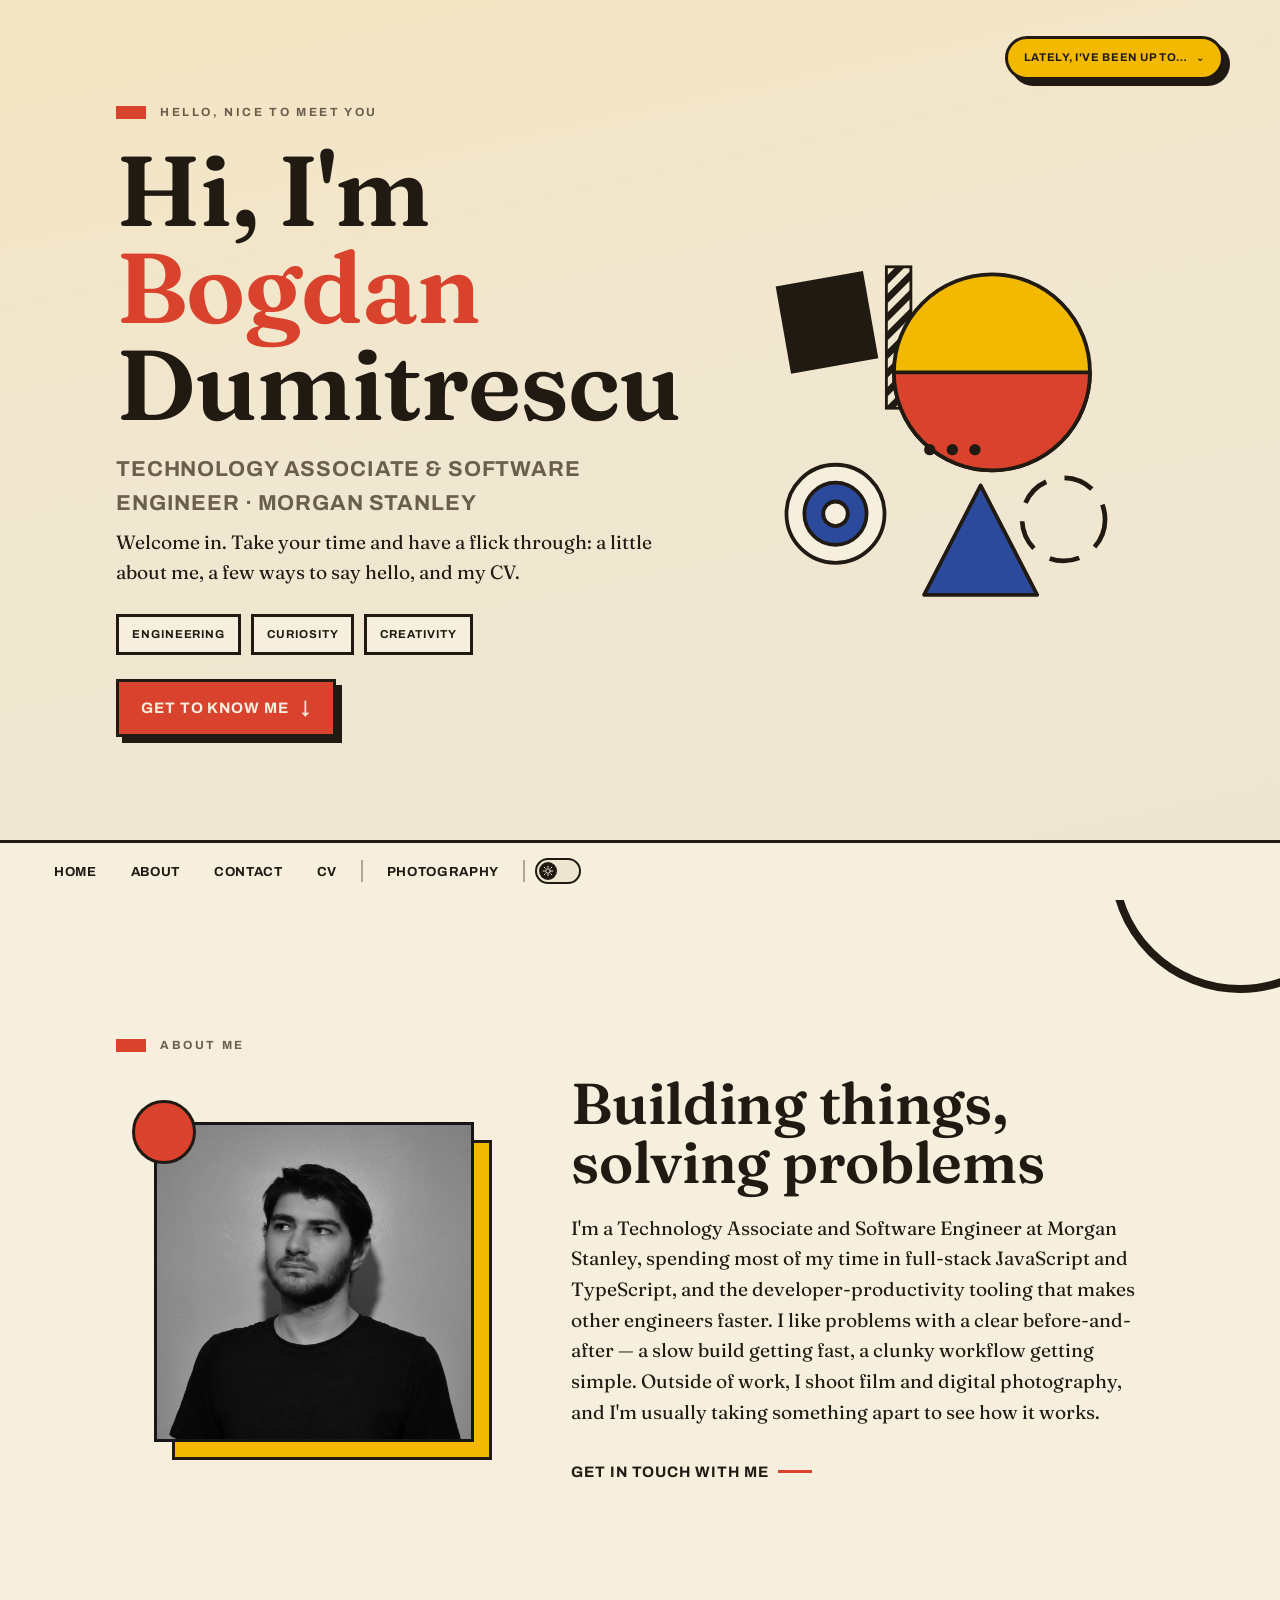
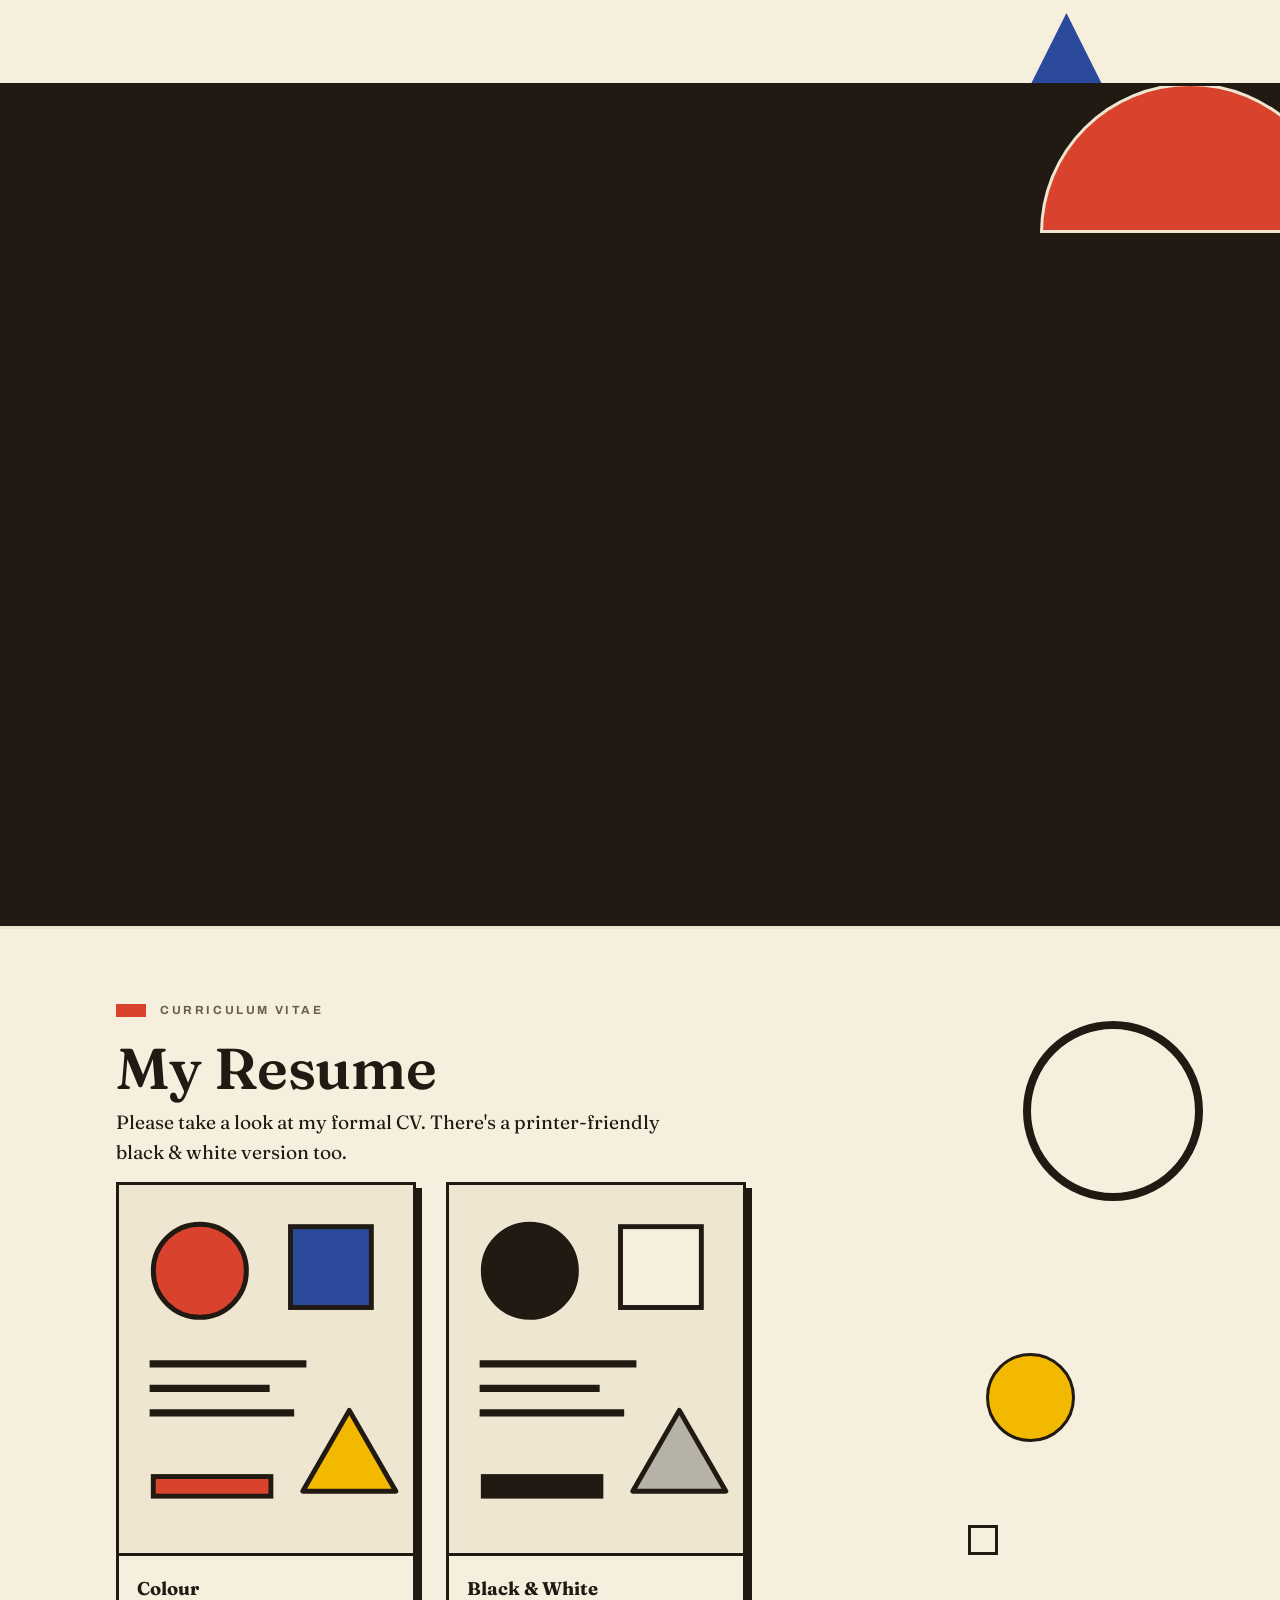
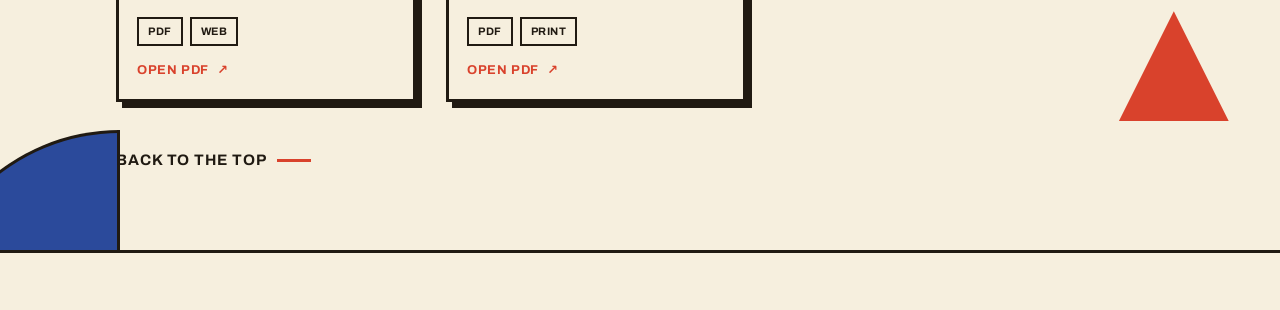
<file: index.html>
<!DOCTYPE html>
<html lang="en">
  <head>
    <meta charset="utf-8" />
    <meta name="viewport" content="width=device-width, initial-scale=1, shrink-to-fit=no" />
    <meta name="theme-color" content="#ECE7D9" />

    <script type="text/javascript">
      // Apply the stored (or default) theme before first paint, so there's no
      // flash of the wrong theme. Mirrored by libs/shared's theme.tsx at runtime.
      // Two independent themes: the main site follows the OS preference by
      // default, Contact Sheet always defaults to dark until chosen otherwise.
      ;(function () {
        try {
          var stored = localStorage.getItem('theme')
          var theme =
            stored === 'light' || stored === 'dark'
              ? stored
              : window.matchMedia('(prefers-color-scheme: dark)').matches
                ? 'dark'
                : 'light'
          document.documentElement.setAttribute('data-theme', theme)

          var storedPhoto = localStorage.getItem('photo-theme')
          var photoTheme = storedPhoto === 'light' || storedPhoto === 'dark' ? storedPhoto : 'dark'
          document.documentElement.setAttribute('data-photo-theme', photoTheme)
        } catch (e) {}
      })()
    </script>

    <script type="text/javascript">
      // Counterpart to public/404.html's redirect: decode the real path back
      // out of the query string before the router mounts.
      ;(function (l) {
        if (l.search[1] === '/') {
          var decoded = l.search
            .slice(1)
            .split('&')
            .map(function (s) {
              return s.replace(/~and~/g, '&')
            })
            .join('?')
          window.history.replaceState(null, '', l.pathname.slice(0, -1) + decoded + l.hash)
        }
      })(window.location)
    </script>

    <!-- Primary Meta Tags -->
    <title>Bogdan Dumitrescu</title>
    <meta name="title" content="Bogdan Dumitrescu" />
    <meta
      name="description"
      content="Take a look at some of my projects, find out ways to contact me, or take a look at my CV."
    />

    <!-- Open Graph / Facebook -->
    <meta property="og:type" content="website" />
    <meta property="og:url" content="https://www.bogdumi.dev/" />
    <meta property="og:title" content="Bogdan Dumitrescu" />
    <meta
      property="og:description"
      content="Take a look at some of my projects, find out ways to contact me, or take a look at my CV."
    />
    <meta property="og:image" content="https://www.bogdumi.dev/img/social.png" />

    <!-- Twitter -->
    <meta property="twitter:card" content="summary_large_image" />
    <meta property="twitter:url" content="https://www.bogdumi.dev/" />
    <meta property="twitter:title" content="Bogdan Dumitrescu" />
    <meta
      property="twitter:description"
      content="Take a look at some of my projects, find out ways to contact me, or take a look at my CV."
    />
    <meta property="twitter:image" content="https://www.bogdumi.dev/img/social.png" />

    <link rel="icon" href="/favicon.png" />

    <!-- Umami Analytics -->
    <script
      defer
      src="https://truenas-scale.tailc50435.ts.net/script.js"
      data-website-id="eb365740-cc9d-4279-b6a5-34cb9e57db77"
    ></script>
    <script type="module" crossorigin src="/assets/index-B0gqv6Yd.js"></script>
    <link rel="stylesheet" crossorigin href="/assets/index-BU1AlMBg.css">
  </head>
  <body>
    <noscript>You need to enable JavaScript to run this app.</noscript>
    <div id="root"></div>
  </body>
</html>
</file>
<file: assets/index-BU1AlMBg.css>
@font-face{font-family:Fraunces Variable;font-style:normal;font-display:swap;font-weight:100 900;src:url(/assets/fraunces-vietnamese-wght-normal-CnvboYUG.woff2) format("woff2-variations");unicode-range:U+0102-0103,U+0110-0111,U+0128-0129,U+0168-0169,U+01A0-01A1,U+01AF-01B0,U+0300-0301,U+0303-0304,U+0308-0309,U+0323,U+0329,U+1EA0-1EF9,U+20AB}@font-face{font-family:Fraunces Variable;font-style:normal;font-display:swap;font-weight:100 900;src:url(/assets/fraunces-latin-ext-wght-normal-Ca2vKHc0.woff2) format("woff2-variations");unicode-range:U+0100-02BA,U+02BD-02C5,U+02C7-02CC,U+02CE-02D7,U+02DD-02FF,U+0304,U+0308,U+0329,U+1D00-1DBF,U+1E00-1E9F,U+1EF2-1EFF,U+2020,U+20A0-20AB,U+20AD-20C0,U+2113,U+2C60-2C7F,U+A720-A7FF}@font-face{font-family:Fraunces Variable;font-style:normal;font-display:swap;font-weight:100 900;src:url(/assets/fraunces-latin-wght-normal-ukD16Tqj.woff2) format("woff2-variations");unicode-range:U+0000-00FF,U+0131,U+0152-0153,U+02BB-02BC,U+02C6,U+02DA,U+02DC,U+0304,U+0308,U+0329,U+2000-206F,U+20AC,U+2122,U+2191,U+2193,U+2212,U+2215,U+FEFF,U+FFFD}@font-face{font-family:Archivo Variable;font-style:normal;font-display:swap;font-weight:100 900;src:url(/assets/archivo-vietnamese-wght-normal-XAtsl5Q_.woff2) format("woff2-variations");unicode-range:U+0102-0103,U+0110-0111,U+0128-0129,U+0168-0169,U+01A0-01A1,U+01AF-01B0,U+0300-0301,U+0303-0304,U+0308-0309,U+0323,U+0329,U+1EA0-1EF9,U+20AB}@font-face{font-family:Archivo Variable;font-style:normal;font-display:swap;font-weight:100 900;src:url(/assets/archivo-latin-ext-wght-normal-C4zznr8T.woff2) format("woff2-variations");unicode-range:U+0100-02BA,U+02BD-02C5,U+02C7-02CC,U+02CE-02D7,U+02DD-02FF,U+0304,U+0308,U+0329,U+1D00-1DBF,U+1E00-1E9F,U+1EF2-1EFF,U+2020,U+20A0-20AB,U+20AD-20C0,U+2113,U+2C60-2C7F,U+A720-A7FF}@font-face{font-family:Archivo Variable;font-style:normal;font-display:swap;font-weight:100 900;src:url(/assets/archivo-latin-wght-normal-E0tuGl4L.woff2) format("woff2-variations");unicode-range:U+0000-00FF,U+0131,U+0152-0153,U+02BB-02BC,U+02C6,U+02DA,U+02DC,U+0304,U+0308,U+0329,U+2000-206F,U+20AC,U+2122,U+2191,U+2193,U+2212,U+2215,U+FEFF,U+FFFD}@font-face{font-family:Big Shoulders Display Variable;font-style:normal;font-display:swap;font-weight:100 900;src:url(/assets/big-shoulders-display-vietnamese-wght-normal-B-JM5mJH.woff2) format("woff2-variations");unicode-range:U+0102-0103,U+0110-0111,U+0128-0129,U+0168-0169,U+01A0-01A1,U+01AF-01B0,U+0300-0301,U+0303-0304,U+0308-0309,U+0323,U+0329,U+1EA0-1EF9,U+20AB}@font-face{font-family:Big Shoulders Display Variable;font-style:normal;font-display:swap;font-weight:100 900;src:url(/assets/big-shoulders-display-latin-ext-wght-normal-EP2r9iG4.woff2) format("woff2-variations");unicode-range:U+0100-02BA,U+02BD-02C5,U+02C7-02CC,U+02CE-02D7,U+02DD-02FF,U+0304,U+0308,U+0329,U+1D00-1DBF,U+1E00-1E9F,U+1EF2-1EFF,U+2020,U+20A0-20AB,U+20AD-20C0,U+2113,U+2C60-2C7F,U+A720-A7FF}@font-face{font-family:Big Shoulders Display Variable;font-style:normal;font-display:swap;font-weight:100 900;src:url(/assets/big-shoulders-display-latin-wght-normal-Bn_gnr7w.woff2) format("woff2-variations");unicode-range:U+0000-00FF,U+0131,U+0152-0153,U+02BB-02BC,U+02C6,U+02DA,U+02DC,U+0304,U+0308,U+0329,U+2000-206F,U+20AC,U+2122,U+2191,U+2193,U+2212,U+2215,U+FEFF,U+FFFD}._tot_1l5i0_5{width:100%;overflow-x:hidden;padding-bottom:var(--footer-h, 84px)}._scrollProgress_1l5i0_16{position:fixed;top:0;left:0;right:0;z-index:60;height:3px;background:transparent}._scrollProgress__bar_1l5i0_26{height:100%;width:100%;background:var(--accent);transform-origin:left;transform:scaleX(0)}._section_1l5i0_34{position:relative;overflow:hidden;min-height:100vh;min-height:100dvh;min-height:calc(100dvh - var(--footer-h, 84px));display:flex;align-items:center;padding:clamp(48px,8vh,120px) 0;border-bottom:var(--border-w) solid var(--line);scroll-snap-align:start}._sectionHero_1l5i0_52{background:linear-gradient(168deg,var(--paper-warm) 0%,var(--paper-warm-mid) 46%,var(--paper) 100%)}._sectionAlt_1l5i0_62{background:var(--paper-2)}._sectionDark_1l5i0_67{background:var(--ink);color:var(--paper);--line: var(--paper);--muted: #c9c2b1;--paper-2: #201d18;--shadow: 5px 5px 0 var(--paper);--shadow-hover: 9px 9px 0 var(--paper);--focus: var(--yellow)}._inner_1l5i0_78{position:relative;z-index:1;width:100%;max-width:var(--maxw);margin:0 auto;padding:0 clamp(20px,5vw,56px)}._reveal_1l5i0_90{opacity:0;transform:translateY(28px);transition:opacity .7s cubic-bezier(.2,.6,.2,1),transform .7s cubic-bezier(.2,.6,.2,1)}._reveal_1l5i0_90._revealed_1l5i0_98{opacity:1;transform:none}._eyebrow_1l5i0_107{display:flex;align-items:center;gap:14px;font-family:var(--font-sans);text-transform:uppercase;letter-spacing:.22em;font-size:.74rem;font-weight:700;color:var(--muted);margin:0 0 20px}._eyebrow_1l5i0_107:before{content:"";width:30px;height:13px;background:var(--accent);flex:none}._title_1l5i0_128{font-size:clamp(2.2rem,5.4vw,3.6rem);font-weight:600;line-height:1.02;letter-spacing:-.005em}._hero__title_1l5i0_135{font-size:clamp(3rem,9vw,6.2rem);font-weight:620;line-height:.98;letter-spacing:-.01em}._hero__title_1l5i0_135 em{font-style:normal;color:var(--red)}._subtitle_1l5i0_147{font-family:var(--font-sans);text-transform:uppercase;letter-spacing:.04em;font-weight:700;font-size:clamp(1rem,2vw,1.35rem);margin:0 0 6px;color:var(--muted)}._lede_1l5i0_157{font-size:clamp(1rem,1.5vw,1.2rem);max-width:48ch;margin:0;color:var(--ink)}._center_1l5i0_164{text-align:center;margin-left:auto;margin-right:auto}._btn_1l5i0_174{display:inline-flex;align-items:center;gap:12px;font-family:var(--font-sans);text-transform:uppercase;letter-spacing:.06em;font-weight:700;font-size:.95rem;cursor:pointer;background:var(--accent);color:var(--on-accent);border:var(--border-w) solid var(--line);padding:14px 22px;box-shadow:var(--shadow);transition:transform .18s ease,box-shadow .18s ease}._btn_1l5i0_174:hover{transform:translate(-2px,-2px);box-shadow:var(--shadow-hover)}._btn_1l5i0_174:active{transform:translate(2px,2px);box-shadow:2px 2px 0 var(--ink)}._btn_1l5i0_174 ._arrow_1l5i0_204{font-size:1.15em;line-height:1}._textLink_1l5i0_209{display:inline-flex;align-items:center;gap:10px;background:none;border:0;padding:6px 0;cursor:pointer;font-family:var(--font-sans);text-transform:uppercase;letter-spacing:.06em;font-weight:700;font-size:.95rem;color:inherit}._textLink_1l5i0_209:after{content:"";flex:none;width:34px;height:var(--border-w);background:var(--accent);transition:width .25s ease}._textLink_1l5i0_209:hover:after{width:60px}._hero__grid_1l5i0_242{display:grid;grid-template-columns:1.1fr .9fr;gap:clamp(24px,5vw,64px);align-items:center}._hero__meta_1l5i0_249{display:flex;flex-wrap:wrap;gap:10px;margin:26px 0 24px}._chip_1l5i0_256{font-family:var(--font-sans);text-transform:uppercase;letter-spacing:.08em;font-size:.72rem;font-weight:700;padding:8px 13px;border:var(--border-w) solid var(--line);background:var(--paper-2)}._hero__art_1l5i0_267{width:100%;max-width:460px;margin:0 auto}._hero__art_1l5i0_267 svg{width:100%;height:auto;display:block}._spin_1l5i0_279{transform-box:fill-box;transform-origin:center;animation:_spin_1l5i0_279 22s linear infinite}@keyframes _spin_1l5i0_279{to{transform:rotate(360deg)}}._nowBadge_1l5i0_295{position:absolute;z-index:2;top:clamp(20px,4vh,44px);right:clamp(20px,5vw,56px)}._nowBadge__trigger_1l5i0_302{display:inline-flex;align-items:center;gap:8px;font-family:var(--font-sans);text-transform:uppercase;letter-spacing:.06em;font-weight:700;font-size:.7rem;color:var(--on-yellow);cursor:pointer;background:var(--yellow);border:var(--border-w) solid var(--line);border-radius:999px;padding:10px 16px;box-shadow:var(--shadow);white-space:nowrap;transition:transform .18s ease,box-shadow .18s ease}._nowBadge__trigger_1l5i0_302:hover{transform:translate(-2px,-2px);box-shadow:var(--shadow-hover)}._nowBadge__icon_1l5i0_329{display:inline-block;font-size:.9em;line-height:1;transition:transform .25s ease}._nowBadge_1l5i0_295:focus-within ._nowBadge__icon_1l5i0_329,._nowBadge_1l5i0_295._nowBadgeOpen_1l5i0_337 ._nowBadge__icon_1l5i0_329{transform:rotate(180deg)}._nowBadge__detail_1l5i0_343{position:absolute;top:calc(100% + 10px);right:0;width:max-content;max-width:min(280px,62vw);background:var(--paper-2);color:var(--ink);border:var(--border-w) solid var(--line);border-radius:4px 0 4px 4px;box-shadow:var(--shadow);padding:16px 18px;font-size:.92rem;line-height:1.45;opacity:0;transform:translateY(-6px) scale(.97);transform-origin:top right;pointer-events:none;transition:opacity .2s ease,transform .2s cubic-bezier(.2,.6,.2,1)}._nowBadge_1l5i0_295:focus-within ._nowBadge__detail_1l5i0_343,._nowBadge_1l5i0_295._nowBadgeOpen_1l5i0_337 ._nowBadge__detail_1l5i0_343{opacity:1;transform:translateY(0) scale(1);pointer-events:auto}@media(hover:hover)and (pointer:fine){._nowBadge_1l5i0_295:hover ._nowBadge__icon_1l5i0_329{transform:rotate(180deg)}._nowBadge_1l5i0_295:hover ._nowBadge__detail_1l5i0_343{opacity:1;transform:translateY(0) scale(1);pointer-events:auto}}._about__grid_1l5i0_392{display:grid;grid-template-columns:.8fr 1.2fr;gap:clamp(28px,5vw,60px);align-items:center}._avatar_1l5i0_399{position:relative;width:min(320px,70vw);aspect-ratio:1 / 1;margin:0 auto}._avatar_1l5i0_399 img{position:relative;z-index:1;width:100%;height:100%;object-fit:cover;border:var(--border-w) solid var(--line);filter:grayscale(1) contrast(1.05)}._avatar_1l5i0_399:before{content:"";position:absolute;top:18px;right:-18px;bottom:-18px;left:18px;background:var(--yellow);border:var(--border-w) solid var(--line);z-index:0}._avatar__dot_1l5i0_425{position:absolute;z-index:2;top:-22px;left:-22px;width:64px;height:64px;border-radius:50%;background:var(--red);border:var(--border-w) solid var(--line)}._about__body_1l5i0_437 h2{margin-bottom:20px}._tags_1l5i0_445{display:flex;flex-wrap:wrap;gap:7px}._tag_1l5i0_445{font-family:var(--font-sans);text-transform:uppercase;letter-spacing:.05em;font-size:.68rem;font-weight:700;padding:4px 9px;border:2px solid var(--line);color:var(--ink)}._more_1l5i0_462{margin-top:auto;display:inline-flex;align-items:center;gap:8px;font-family:var(--font-sans);text-transform:uppercase;letter-spacing:.05em;font-weight:700;font-size:.8rem;color:var(--accent)}._more_1l5i0_462:hover{text-decoration:underline;text-underline-offset:3px}._contact__grid_1l5i0_484{display:grid;grid-template-columns:repeat(auto-fit,minmax(240px,300px));gap:30px;margin-top:14px}._contactCard_1l5i0_497{display:flex;flex-direction:column;background:#f6efde;border:var(--border-w) solid #201a12;box-shadow:var(--shadow);transition:transform .18s ease,box-shadow .18s ease}._contactCard_1l5i0_497:hover,._contactCard_1l5i0_497:focus-within{transform:translate(-5px,-5px);box-shadow:var(--shadow-hover)}._contactCover_1l5i0_517{display:block;border-bottom:var(--border-w) solid #201a12}._contactCover_1l5i0_517 svg{display:block;width:100%;height:auto}._contactCard__body_1l5i0_528{display:flex;flex-direction:column;gap:14px;padding:18px;flex:1;color:#201a12}._contactCard__body_1l5i0_528 h3{font-size:1.15rem;font-weight:700}._contactTag_1l5i0_542{font-family:var(--font-sans);text-transform:uppercase;letter-spacing:.05em;font-size:.68rem;font-weight:700;padding:4px 9px;border:2px solid #201a12;color:#201a12}._contactMore_1l5i0_553{margin-top:auto;display:inline-flex;align-items:center;gap:8px;font-family:var(--font-sans);text-transform:uppercase;letter-spacing:.05em;font-weight:700;font-size:.8rem;color:var(--accent)}._contactMore_1l5i0_553:hover{text-decoration:underline;text-underline-offset:3px}._footer_1l5i0_575{position:fixed;left:0;right:0;bottom:0;z-index:50;display:flex;align-items:center;justify-content:space-between;gap:18px;padding:12px clamp(20px,5vw,40px);background:var(--paper-2)}._brand_1l5i0_589{font-family:var(--font-sans);text-transform:uppercase;font-weight:800;letter-spacing:.02em;font-size:.95rem;display:flex;align-items:center;gap:10px}._brand_1l5i0_589:before{content:"";width:16px;height:16px;background:var(--red);border-radius:50%;border:2px solid var(--line)}._navList_1l5i0_609{display:flex;align-items:center;gap:6px;flex-wrap:wrap;list-style:none;margin:0;padding:0}._navList_1l5i0_609 li{display:flex;align-items:center}._navDivider_1l5i0_624{width:2px;height:22px;background:var(--muted);opacity:.5;margin:0 4px}._navLink_1l5i0_632{display:inline-flex;align-items:center;line-height:1;font-family:var(--font-sans);text-transform:uppercase;letter-spacing:.05em;font-weight:700;font-size:.82rem;color:var(--ink);background:none;border:2px solid transparent;padding:8px 12px;cursor:pointer}._navLink_1l5i0_632:hover{background:var(--accent);color:var(--on-accent)}._themeSwitch_1l5i0_653{position:relative;flex:none;width:46px;height:26px;padding:0;border:2px solid var(--line);border-radius:999px;background:var(--paper);cursor:pointer}._themeSwitch_1l5i0_653:hover{border-color:var(--accent)}._themeSwitch__knob_1l5i0_669{position:absolute;top:2px;left:2px;width:18px;height:18px;border-radius:50%;display:grid;place-items:center;background:var(--ink);transition:transform .2s cubic-bezier(.4,0,.2,1)}._themeSwitch_1l5i0_653[aria-checked=true] ._themeSwitch__knob_1l5i0_669{transform:translate(20px)}._themeSwitch__icon_1l5i0_686{width:12px;height:12px;color:var(--paper)}._navToggle_1l5i0_700{position:fixed;top:clamp(14px,3vh,24px);left:clamp(16px,5vw,32px);z-index:70;width:46px;height:46px;display:grid;place-items:center;background:var(--accent);color:var(--on-accent);border:var(--border-w) solid var(--line);border-radius:999px;box-shadow:var(--shadow);cursor:pointer}._navToggle_1l5i0_700 svg{width:22px;height:22px}._srOnly_1l5i0_722{position:absolute;width:1px;height:1px;padding:0;margin:-1px;overflow:hidden;clip:rect(0,0,0,0);white-space:nowrap;border:0}._navOverlay_1l5i0_734{position:fixed;top:0;right:0;bottom:0;left:0;z-index:65;display:grid;place-items:center;background:var(--paper-2);opacity:0;visibility:hidden;transform:translateY(-8px);transition:opacity .25s ease,transform .25s ease,visibility .25s}._navOverlay_1l5i0_734[data-open=true]{opacity:1;visibility:visible;transform:translateY(0)}._navOverlay__content_1l5i0_756{display:grid;gap:6px;width:min(320px,84vw)}._navOverlay__divider_1l5i0_762{height:2px;background:var(--muted);opacity:.5;margin:6px 0}._navOverlay_1l5i0_734 ._navLink_1l5i0_632{text-align:left;font-size:1.05rem;padding:14px;border:2px solid var(--line)}._navOverlay_1l5i0_734 ._themeSwitch_1l5i0_653{justify-self:start}._deco_1l5i0_784{position:absolute;top:0;right:0;bottom:0;left:0;z-index:0;overflow:hidden;pointer-events:none}._shape_1l5i0_792{position:absolute;border:var(--border-w) solid var(--line)}._circle_1l5i0_797{border-radius:50%}._ring_1l5i0_800{border-radius:50%;background:transparent!important;border-width:8px}._halfDisc_1l5i0_805{border-radius:999px 999px 0 0}._quarter_1l5i0_808{border-radius:100% 0 0}._triangle_1l5i0_811{border:0;clip-path:polygon(50% 0,100% 100%,0 100%)}._fRed_1l5i0_816{background:var(--red)}._fBlue_1l5i0_819{background:var(--blue)}._fYellow_1l5i0_822{background:var(--yellow)}._fInk_1l5i0_825{background:var(--ink)}._fPaper_1l5i0_828{background:var(--paper-2)}._fNone_1l5i0_831{background:transparent}._stripes_1l5i0_835{border:0;background:repeating-linear-gradient(45deg,var(--ink) 0 7px,transparent 7px 15px)}._dots_1l5i0_844{border:0;background-image:radial-gradient(var(--ink) 3px,transparent 3.5px);background-size:18px 18px}@media(max-width:860px){._decoHideMobile_1l5i0_851{display:none}}._cvGrid_1l5i0_860{display:grid;grid-template-columns:repeat(auto-fit,minmax(240px,300px));gap:30px;margin-top:14px}._cvCard_1l5i0_867{display:flex;flex-direction:column;background:var(--paper-2);border:var(--border-w) solid var(--line);box-shadow:var(--shadow);transition:transform .18s ease,box-shadow .18s ease}._cvCard_1l5i0_867:hover,._cvCard_1l5i0_867:focus-within{transform:translate(-5px,-5px);box-shadow:var(--shadow-hover)}._cvCover_1l5i0_884{display:block;border-bottom:var(--border-w) solid var(--line)}._cvCover_1l5i0_884 svg{display:block;width:100%;height:auto}._cvCover__portrait_1l5i0_895{display:block}._cvCover__wide_1l5i0_899{display:none}._cvCard__body_1l5i0_903{display:flex;flex-direction:column;gap:14px;padding:18px;flex:1}._cvCard__body_1l5i0_903 h3{font-size:1.15rem;font-weight:700}@media(max-width:860px){._hero__grid_1l5i0_242,._about__grid_1l5i0_392{grid-template-columns:1fr}._hero__art_1l5i0_267{order:-1;max-width:300px}._avatar_1l5i0_399{order:-1}._cvGrid_1l5i0_860,._contact__grid_1l5i0_484{justify-content:center}}@media(max-width:620px){._footer_1l5i0_575,._cvCover__portrait_1l5i0_895{display:none}._cvCover__wide_1l5i0_899{display:block}._hero__meta_1l5i0_249{margin:18px 0 20px}._nowBadge_1l5i0_295{top:14px;right:14px}._nowBadge__trigger_1l5i0_302{font-size:.62rem;padding:8px 12px}._nowBadge__detail_1l5i0_343{max-width:min(240px,66vw);font-size:.86rem;padding:14px 16px}._section_1l5i0_34{min-height:0;align-items:flex-start;padding:88px 0 48px;scroll-snap-align:none}}@media(min-width:621px){._navToggle_1l5i0_700,._navOverlay_1l5i0_734{display:none}}@media(max-height:820px){._hero__title_1l5i0_135{font-size:clamp(2.4rem,7vw,4.6rem)}._subtitle_1l5i0_147{margin-top:10px}._hero__meta_1l5i0_249{margin:16px 0 18px}}._photoBlog_yiunt_11{--ink: #0a0908;--paper: #ede6d6;--bone: #f7f3e9;--brick: #8a3220;--brass: #c1552c;--smoke: #8c8175;--brass-05: rgba(193, 85, 44, .05);--brass-15: rgba(193, 85, 44, .15);--brass-35: rgba(193, 85, 44, .35);--brass-40: rgba(193, 85, 44, .4);--brass-50: rgba(193, 85, 44, .5);--brass-60: rgba(193, 85, 44, .6);--blinds-shade: rgba(0, 0, 0, .4);--photo-shade: #0a0908;--brass-vivid: #c1552c;--font-display: "Big Shoulders Display Variable", "Archivo Variable", sans-serif;--font-serif: "Fraunces Variable", Georgia, "Times New Roman", serif;--font-mono: "Courier New", Courier, monospace;background:var(--ink);color:var(--bone);min-height:100vh;font-family:var(--font-serif);line-height:1.65}html[data-photo-theme=light] ._photoBlog_yiunt_11{--ink: #d6d2c8;--bone: #1a1712;--paper: #39352c;--smoke: #6f6a5c;--brass: #9c4a26;--brick: #7a3620;--brass-05: rgba(156, 74, 38, .05);--brass-15: rgba(156, 74, 38, .15);--brass-35: rgba(156, 74, 38, .35);--brass-40: rgba(156, 74, 38, .4);--brass-50: rgba(156, 74, 38, .5);--brass-60: rgba(156, 74, 38, .6);--blinds-shade: rgba(0, 0, 0, .08)}._photoBlog_yiunt_11 :focus-visible{outline:3px solid var(--brass);outline-offset:3px}._photoBlog_yiunt_11:before{content:"";position:fixed;top:0;right:0;bottom:0;left:0;z-index:500;pointer-events:none;opacity:.05;mix-blend-mode:overlay;background-image:url("data:image/svg+xml,%3Csvg xmlns='http://www.w3.org/2000/svg'%3E%3Cfilter id='n'%3E%3CfeTurbulence type='fractalNoise' baseFrequency='0.85' numOctaves='2' stitchTiles='stitch'/%3E%3C/filter%3E%3Crect width='100%25' height='100%25' filter='url(%23n)'/%3E%3C/svg%3E")}._photoBlog_yiunt_11 a{color:inherit}._sprocketStrip_yiunt_112{height:20px;background-color:var(--brass);background-image:radial-gradient(circle at center,var(--ink) 0 3.2px,transparent 3.3px);background-size:26px 20px;background-position:13px center;background-repeat:repeat-x}._inner_yiunt_125{max-width:1160px;margin:0 auto;padding:0 32px}._backLink_yiunt_131{display:inline-flex;align-items:center;gap:6px;font-family:var(--font-mono);font-size:.78rem;font-weight:600;text-transform:uppercase;letter-spacing:.1em;color:var(--brass)}._footer_yiunt_143{border-top:1px solid var(--brass-35);margin-top:64px;padding:28px 32px 40px;max-width:1160px;margin-left:auto;margin-right:auto;display:flex;align-items:center;flex-wrap:wrap;gap:8px 24px;justify-content:space-between;font-family:var(--font-mono);font-size:.78rem;letter-spacing:.04em;color:var(--smoke)}._footer_yiunt_143 p{margin:0}._footerLink_yiunt_165{color:var(--smoke);font-weight:600}._studioNote_yiunt_170{max-width:1160px;padding:44px 32px 0;margin:0 auto}._studioNote_yiunt_170 ._eyebrow_yiunt_176{color:var(--smoke)}._studioNoteText_yiunt_183{font-family:var(--font-serif);font-size:.95rem;color:var(--smoke);max-width:640px;margin:14px 0 0}._studioNoteText_yiunt_183 strong{color:var(--bone)}._headerRight_yiunt_195{display:flex;align-items:center;gap:18px}._themeSwitch_yiunt_201{position:relative;flex:none;width:38px;height:21px;padding:0;border:1px solid var(--brass);border-radius:999px;background:none;cursor:pointer}._themeSwitch__knob_yiunt_213{position:absolute;top:2px;left:2px;width:15px;height:15px;border-radius:50%;display:grid;place-items:center;background:var(--brass);transition:transform .2s cubic-bezier(.4,0,.2,1)}._themeSwitch_yiunt_201[aria-checked=true] ._themeSwitch__knob_yiunt_213{transform:translate(17px)}._themeSwitch__icon_yiunt_230{width:10px;height:10px;color:var(--photo-shade)}._masthead_yiunt_238{position:relative;overflow:hidden;padding:56px 32px 32px;max-width:1160px;margin:0 auto}._mastheadBlinds_yiunt_249{position:absolute;top:-20px;right:-32px;bottom:-20px;left:-32px;pointer-events:none;z-index:0;background:repeating-linear-gradient(98deg,transparent 0px 30px,var(--brass-05) 30px 34px,transparent 34px 66px,var(--blinds-shade) 66px 100px)}._mastheadContent_yiunt_263{position:relative;z-index:1}._mastheadTop_yiunt_268{display:flex;justify-content:flex-end;align-items:baseline;margin-bottom:28px}._issue_yiunt_275{font-family:var(--font-mono);font-size:.78rem;letter-spacing:.1em;text-transform:uppercase;color:var(--smoke)}._brandmark_yiunt_286{font-family:var(--font-display);font-weight:800;font-stretch:condensed;text-transform:uppercase;letter-spacing:.01em;font-size:clamp(3.2rem,10vw,7.5rem);line-height:.86;margin:0;color:var(--bone)}._brandmark_yiunt_286 em{font-style:normal;color:var(--brass)}._mastheadTitle_yiunt_303{font-family:var(--font-display);font-weight:700;font-stretch:condensed;text-transform:uppercase;letter-spacing:.01em;font-size:clamp(1.6rem,4vw,2.4rem);line-height:1;margin:18px 0 0;color:var(--smoke)}._mastheadDeck_yiunt_315{font-style:italic;color:var(--smoke);font-size:1.1rem;max-width:46ch;margin:12px 0 0}._rule_yiunt_323{height:1px;background:var(--brass);max-width:1160px;margin:0 auto}._toolbar_yiunt_330{display:flex;align-items:baseline;justify-content:space-between;flex-wrap:wrap;gap:12px 24px;max-width:1160px;margin:0 auto;padding:18px 32px 0}._toolbarGroup_yiunt_341{display:flex;align-items:center;flex-wrap:wrap;gap:10px}._sortLabel_yiunt_348{font-family:var(--font-mono);font-size:.72rem;letter-spacing:.1em;text-transform:uppercase;color:var(--smoke)}._sortButton_yiunt_356{font-family:var(--font-mono);font-size:.9rem;letter-spacing:.06em;color:var(--smoke);background:none;border:1px solid var(--smoke);padding:8px 14px;cursor:pointer}._sortButton_yiunt_356[aria-pressed=true]{color:var(--photo-shade);background:var(--brass-vivid);border-color:var(--brass-vivid)}._emptyState_yiunt_373{max-width:1160px;margin:0 auto;padding:64px 32px 96px}._emptyState_yiunt_373 p:last-child{color:var(--smoke);max-width:46ch}._loadMoreSentinel_yiunt_384{height:1px}._grid_yiunt_391{list-style:none;padding:40px 32px 24px;max-width:1160px;margin:0 auto;display:grid;grid-template-columns:repeat(auto-fill,minmax(280px,1fr));gap:40px 32px}._card_yiunt_402{display:flex;flex-direction:column;height:100%;position:relative;border:1px solid var(--brass-40);transition:border-color .2s ease}._card_yiunt_402:hover,._card_yiunt_402:focus-visible{border-color:var(--brass)}._cardPhoto_yiunt_416{position:relative;flex-shrink:0;aspect-ratio:3 / 2;overflow:hidden;background:var(--photo-shade);border-bottom:1px solid var(--brass-40)}._cardPhoto_yiunt_416 img{width:100%;height:100%;object-fit:cover;transition:transform .5s cubic-bezier(.2,.6,.2,1)}._card_yiunt_402:hover ._cardPhoto_yiunt_416 img,._card_yiunt_402:focus-visible ._cardPhoto_yiunt_416 img{transform:scale(1.045)}._cardPhoto_yiunt_416:after{content:"";position:absolute;top:0;right:0;bottom:0;left:0;background:linear-gradient(180deg,transparent 45%,var(--photo-shade) 100%);mix-blend-mode:multiply;pointer-events:none}._cardFrameNo_yiunt_446{font-family:var(--font-mono);font-size:.72rem;letter-spacing:.06em;color:var(--brass);margin:16px 18px 0}._cardTitle_yiunt_454{font-family:var(--font-display);font-weight:700;font-stretch:condensed;text-transform:uppercase;letter-spacing:.01em;font-size:1.3rem;margin:6px 18px;color:var(--bone)}._cardDesc_yiunt_465{margin:0 18px;color:var(--smoke);font-size:.95rem;display:-webkit-box;-webkit-line-clamp:2;-webkit-box-orient:vertical;overflow:hidden}._cardSpec_yiunt_475{font-family:var(--font-mono);font-size:.7rem;text-transform:uppercase;letter-spacing:.06em;color:var(--smoke);margin:12px 18px 18px}._postHeader_yiunt_486{display:flex;justify-content:space-between;align-items:center;padding:24px 32px;max-width:1160px;margin:0 auto}._frameCounter_yiunt_495{font-family:var(--font-mono);font-size:.78rem;letter-spacing:.08em;color:var(--smoke)}._postPhoto_yiunt_502{margin:0 0 40px;position:relative;max-height:72vh;overflow:hidden;background:var(--photo-shade)}._postPhoto_yiunt_502 img{width:100%;height:100%;max-height:72vh;object-fit:cover;display:block}._postPhoto_yiunt_502:after{content:"";position:absolute;top:0;right:0;bottom:0;left:0;background:linear-gradient(180deg,transparent 60%,var(--photo-shade) 100%);mix-blend-mode:multiply;pointer-events:none}._postBody_yiunt_527{max-width:720px;margin:0 auto;padding:0 32px}._eyebrow_yiunt_176{font-family:var(--font-mono);font-size:.78rem;letter-spacing:.1em;text-transform:uppercase;color:var(--brass);margin:0 0 14px}._postTitle_yiunt_542{font-family:var(--font-display);text-transform:uppercase;font-weight:800;font-stretch:condensed;font-size:clamp(2.4rem,6vw,4.2rem);line-height:.92;margin:0;color:var(--bone)}._postDeck_yiunt_553{font-style:italic;color:var(--smoke);font-size:1.15rem;max-width:56ch;margin:20px 0 40px}._prose_yiunt_561 p{margin:0 0 22px;font-size:1.08rem;color:var(--paper)}._prose_yiunt_561 ul,._prose_yiunt_561 ol{margin:0 0 22px;padding-left:1.25em;color:var(--paper);font-size:1.08rem}._prose_yiunt_561 li{margin-bottom:8px}._prose_yiunt_561 a,._blockQuote_yiunt_580 a{color:var(--brass);text-decoration:underline;text-underline-offset:2px}._prose_yiunt_561 code,._blockQuote_yiunt_580 code,._blockHeading_yiunt_588 code{font-family:var(--font-mono);font-size:.9em;background:var(--brass-15);padding:.1em .35em}._dropCap_yiunt_595:first-letter{font-family:var(--font-display);font-weight:800;font-stretch:condensed;font-size:4.4rem;line-height:.75;float:left;padding:4px 10px 0 0;color:var(--brass)}._blockHeading_yiunt_588{font-family:var(--font-display);text-transform:uppercase;font-weight:800;font-stretch:condensed;letter-spacing:.01em;font-size:1.6rem;color:var(--bone);margin:44px 0 18px}._blockImage_yiunt_619{margin:32px 0;position:relative}._blockImage_yiunt_619 img{width:100%;display:block;background:var(--photo-shade)}._blockImage_yiunt_619 figcaption{margin-top:10px;font-family:var(--font-mono);font-size:.78rem;letter-spacing:.04em;color:var(--smoke)}._morePhotos_yiunt_638{margin:48px 0 8px;padding-top:32px;border-top:1px solid var(--brass-35)}._morePhotos_yiunt_638 ._eyebrow_yiunt_176{margin-bottom:18px}._blockGallery_yiunt_648{display:grid;grid-template-columns:repeat(auto-fit,minmax(200px,1fr));gap:20px;margin:32px 0}._blockGallery_yiunt_648 img{width:100%;aspect-ratio:3 / 2;object-fit:cover;display:block;background:var(--photo-shade)}._blockGallery_yiunt_648 figcaption{margin-top:8px;font-family:var(--font-mono);font-size:.72rem;letter-spacing:.04em;color:var(--smoke)}._carousel_yiunt_673{margin:32px 0}._carouselFrame_yiunt_677{position:relative;aspect-ratio:3 / 2;overflow:hidden;background:var(--photo-shade)}._carouselFrame_yiunt_677 img{width:100%;height:100%;object-fit:cover;display:block}._carouselNav_yiunt_691{position:absolute;top:50%;transform:translateY(-50%);width:40px;height:40px;display:flex;align-items:center;justify-content:center;border:1px solid var(--brass-50);background:#0a09078c;color:var(--bone);font-size:1.4rem;line-height:1;cursor:pointer}._carouselNav_yiunt_691:hover{border-color:var(--brass);color:var(--brass)}._carouselPrev_yiunt_713{left:14px}._carouselNext_yiunt_717{right:14px}._carouselCounter_yiunt_721{position:absolute;bottom:12px;right:14px;font-family:var(--font-mono);font-size:.72rem;letter-spacing:.06em;color:var(--bone);background:#0a09078c;padding:3px 8px}._carouselCaption_yiunt_733{margin:12px 0 0;font-family:var(--font-mono);font-size:.82rem;letter-spacing:.02em;color:var(--smoke)}._carouselDots_yiunt_741{display:flex;justify-content:center;gap:8px;margin-top:16px}._carouselDot_yiunt_741{width:7px;height:7px;padding:0;border:none;border-radius:50%;background:var(--brass-35);cursor:pointer}._carouselDot_yiunt_741:hover{background:var(--brass-60)}._carouselDotActive_yiunt_762{background:var(--brass)}._blockQuote_yiunt_580{margin:36px 0;padding:2px 0 2px 24px;border-left:2px solid var(--brass)}._blockQuote_yiunt_580 p{font-family:var(--font-serif);font-style:italic;font-size:1.35rem;line-height:1.5;color:var(--bone);margin:0 0 10px}._blockQuote_yiunt_580 cite{font-family:var(--font-mono);font-style:normal;font-size:.78rem;letter-spacing:.06em;text-transform:uppercase;color:var(--smoke)}._specPlate_yiunt_790{display:grid;grid-template-columns:repeat(auto-fit,minmax(150px,1fr));border-top:1px solid var(--brass);border-bottom:1px solid var(--brass);margin:44px 0}._specItem_yiunt_798{padding:16px 22px;border-left:1px solid var(--brass)}._specItem_yiunt_798:first-child{border-left:none;padding-left:0}._specItem_yiunt_798 dt{font-family:var(--font-mono);font-size:.7rem;font-weight:700;letter-spacing:.12em;text-transform:uppercase;color:var(--smoke);margin:0 0 5px}._specItem_yiunt_798 dd{margin:0;font-family:var(--font-serif);font-size:1.05rem;color:var(--bone)}._frameNav_yiunt_825{display:flex;justify-content:space-between;gap:24px;padding:8px 0;font-family:var(--font-mono);font-size:.85rem;letter-spacing:.03em}._frameNav_yiunt_825 a{color:var(--brass);font-weight:600}._frameNavSpacer_yiunt_840{flex:1}._notFound_yiunt_846{max-width:720px;margin:0 auto;padding:96px 32px;text-align:left}._notFound_yiunt_846 p{color:var(--paper)}@media(max-width:860px){._grid_yiunt_391{grid-template-columns:repeat(auto-fill,minmax(240px,1fr));gap:32px 24px}._postPhoto_yiunt_502,._postPhoto_yiunt_502 img{max-height:52vh}}@media(max-width:620px){._inner_yiunt_125,._masthead_yiunt_238,._footer_yiunt_143,._postHeader_yiunt_486,._postBody_yiunt_527{padding-left:20px;padding-right:20px}._grid_yiunt_391{grid-template-columns:1fr;padding-left:20px;padding-right:20px}._specPlate_yiunt_790{grid-template-columns:repeat(2,1fr)}._specItem_yiunt_798:nth-child(odd){border-left:none;padding-left:0}._specItem_yiunt_798:nth-child(n+3){border-top:1px solid var(--brass)}._dropCap_yiunt_595:first-letter{font-size:3.4rem}._blockGallery_yiunt_648{grid-template-columns:1fr}}:root{--font-serif: "Fraunces Variable", Georgia, "Times New Roman", serif;--font-sans: "Archivo Variable", system-ui, -apple-system, "Segoe UI", sans-serif;--paper: #EFE6D2;--paper-2: #F6EFDE;--paper-warm: #F4E4C1;--paper-warm-mid: #F1E7D0;--ink: #201A12;--muted: #6a5f4c;--line: #201A12;--red: #D9422C;--blue: #2B4A9B;--yellow: #F2B900;--accent: var(--red);--on-accent: #F6EFDE;--on-yellow: #201a12;--focus: var(--blue);--border-w: 3px;--shadow: 6px 6px 0 var(--ink);--shadow-hover: 10px 10px 0 var(--ink);--maxw: 1160px}:root[data-theme=dark]{--paper: #1c170f;--paper-2: #241d13;--paper-warm: #2c2116;--paper-warm-mid: #261e12;--ink: #f4ecd9;--muted: #b9ac90;--line: #f4ecd9}*{box-sizing:border-box}html{scroll-behavior:smooth;scroll-snap-type:y proximity}body{margin:0;color:var(--ink);background-color:var(--paper-2);font-family:var(--font-serif);line-height:1.6;-webkit-font-smoothing:antialiased;text-rendering:optimizeLegibility}h1,h2,h3{font-family:var(--font-serif);font-weight:600;margin:0;text-wrap:balance}a{color:inherit;text-decoration:none}img{max-width:100%;display:block}button{font:inherit;color:inherit}:focus-visible{outline:3px solid var(--focus);outline-offset:3px}.skip{position:fixed;top:12px;left:12px;z-index:100;transform:translateY(-160%);background:var(--ink);color:var(--paper);font-family:var(--font-sans);text-transform:uppercase;letter-spacing:.06em;font-weight:700;font-size:.8rem;padding:12px 16px;border:var(--border-w) solid var(--ink);transition:transform .2s ease}.skip:focus-visible{transform:translateY(0)}@media(prefers-reduced-motion:reduce){html{scroll-behavior:auto}*,*:before,*:after{animation-duration:.001ms!important;animation-iteration-count:1!important;transition-duration:.001ms!important}}
</file>
